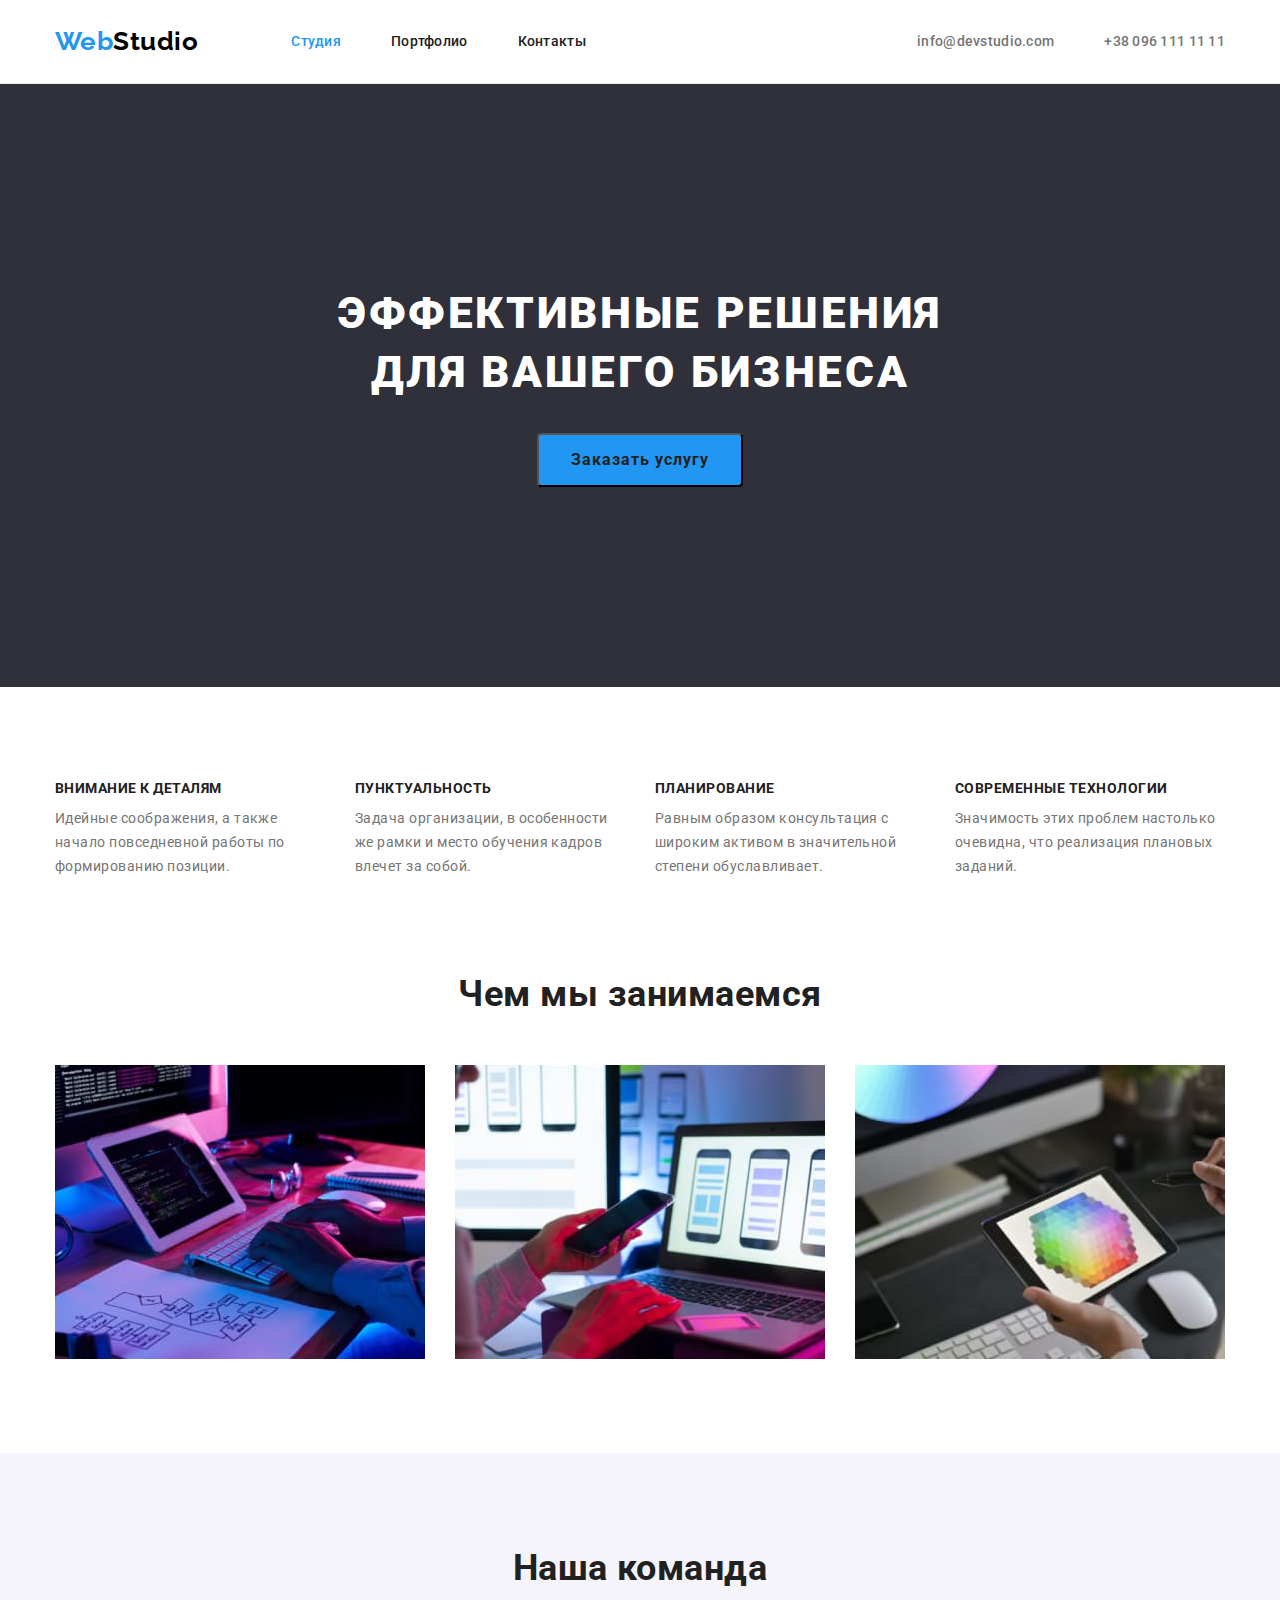
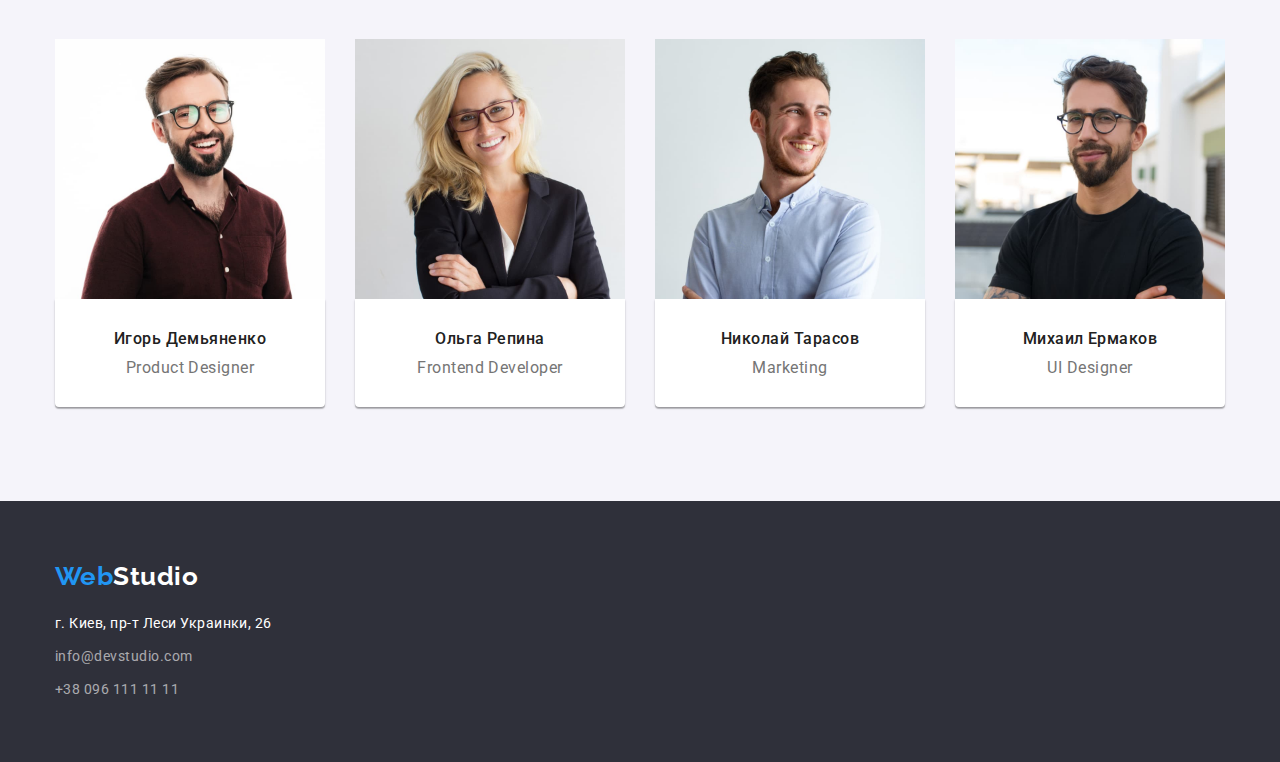
<file: index.html>
<!DOCTYPE html>
<html lang="ru">

<head>
    <meta charset="UTF-8">
    <meta http-equiv="X-UA-Compatible" content="IE=edge">
    <meta name="viewport" content="width=device-width, initial-scale=1.0">
    <title>Студия</title>
    <link rel="preconnect" href="https://fonts.googleapis.com">
    <link rel="preconnect" href="https://fonts.gstatic.com" crossorigin>
    <link
        href="https://fonts.googleapis.com/css2?family=Raleway:wght@700&family=Roboto:wght@400;500;700;900&display=swap"
        rel="stylesheet">
    <link rel="stylesheet"
        href="https://cdnjs.cloudflare.com/ajax/libs/modern-normalize/1.1.0/modern-normalize.min.css">
    <link rel="stylesheet" href="./css/styles.css">
</head>

<body>
    <!--Шапка сайта-->
    <header>
        <div class="container nav-main">
            <nav class="header-nav">
                <a class="header-logo link" href="index.html">Web<span class="header-logo-half">Studio</span></a>
                <ul class="header-list">
                    <li class="header-item"><a href="./index.html" class="header-link link accent current">Студия</a>
                    </li>
                    <li class="header-item"><a href="./portfolio.html" class="header-link link accent">Портфолио</a>
                    </li>
                    <li class="header-item"><a href="" class="header-link link accent">Контакты</a></li>
                </ul>
            </nav>

            <ul class="header-contacts">
                <li class="header-item"><a href="mailto:info@devstudio.com" class="contact-link link accent">info@devstudio.com</a></li>
                <li class="header-item"><a href="tel:+380961111111" class="contact-link link accent">+38 096 111 11 11</a></li>
            </ul>
        </div>
    </header>

    <main>

        <!--Герой-->
        <section class="hero">
            <div class="container">
                <h1 class="hero-title">Эффективные решения для вашего бизнеса</h1>
            </div>
            <button class="hero-btn button" type="button">Заказать услугу</button>
        </section>

        <!--Особенности-->
        <section class="section about-section">
            <div class="container">
                <h2 class="visually-hidden">Особенности</h2>
                <ul class="features-list">
                    <li class="features-item">
                        <h3 class="features-item-title">Внимание к деталям</h3>
                        <p class="features-text">Идейные соображения, а также начало повседневной работы по формированию
                            позиции.</p>
                    </li>
                    <li class="features-item">
                        <h3 class="features-item-title">Пунктуальность</h3>
                        <p class="features-text">Задача организации, в особенности же рамки и место обучения кадров
                            влечет
                            за собой.</p>
                    </li>
                    <li class="features-item">
                        <h3 class="features-item-title">Планирование</h3>
                        <p class="features-text">Равным образом консультация с широким активом в значительной степени
                            обуславливает.</p>
                    </li>
                    <li class="features-item">
                        <h3 class="features-item-title">Современные технологии</h3>
                        <p class="features-text">Значимость этих проблем настолько очевидна, что реализация плановых
                            заданий.</p>
                    </li>
                </ul>
            </div>
        </section>

        <!--Чем мы занимаемся-->
        <section class="section">
            <div class="container">
                <h2 class="about-title">Чем мы занимаемся</h2>
                <ul class="about-list">
                    <li class="about-item">
                        <img src="./images/img1.jpg" alt="клавиатера, планшет, монитор" width="370">
                    </li>
                    <li class="about-item">
                        <img src="./images/img2.jpg" alt="телефон, ноутбук" width="370">
                    </li>
                    <li class="about-item">
                        <img src="./images/img3.jpg" alt="палитра цветов на планшете" width="370">
                    </li>
                </ul>
            </div>
        </section>

        <!--Наша команда-->
        <section class="section team">
            <div class="container">
                <h2 class="team-title">Наша команда</h2>
                    <Ul class="team-list">
                        <li class="team-item">
                            <img src="./images/img4.jpg" alt="фото Игорь Демьяненко" width="270">
                            <div class="thumb">
                                <h3 class="team-name">Игорь Демьяненко</h3>
                                <p class="team-position">Product Designer</p>
                            </div>
                        </li>
                        <li class="team-item">
                            <img src="./images/img5.jpg" alt="фото Ольга Репина" width="270">
                            <div class="thumb">
                                <h3 class="team-name">Ольга Репина</h3>
                                <p class="team-position">Frontend Developer</p>
                            </div>
                        </li>
                        <li class="team-item">
                            <img src="./images/img6.jpg" alt="фото Николай Тарасов" width="270">
                            <div class="thumb">
                                <h3 class="team-name">Николай Тарасов</h3>
                                <p class="team-position">Marketing</p>
                            </div>
                        </li>
                        <li class="team-item">
                            <img src="./images/img7.jpg" alt="фото Михаил Ермаков" width="270">
                            <div class="thumb">
                                <h3 class="team-name">Михаил Ермаков</h3>
                                <p class="team-position">UI Designer</p>
                            </div>
                        </li>
                    </Ul>
            </div>
        </section>
    </main>

    <!--Футер-->
    <footer class="footer">
        <div class="container">
            <a class="footer-logo link" href="index.html">Web<span class="footer-logo-half">Studio</span></a>
                <address class="footer-address">
                    <ul class="footer-list list">
                        <li class="footer-item">
                            <a class="footer-address-text link accent" href="https://goo.gl/maps/qQojJzQmNNbWee9i7"
                                target="_blank" rel="noopener noreferrer">г. Киев, пр-т Леси Украинки, 26</a>
                        </li>
                        <li class="footer-item"><a class="footer-item-link link accent"
                                href="mailto:info@devstudio.com">info@devstudio.com</a></li>
                        <li class="footer-item"><a class="footer-item-link link accent" href="tel:+380961111111">+38 096 111
                                11
                                11</a></li>
                    </ul>
                </address>
        </div>
    </footer>
</body>

</html>
</file>
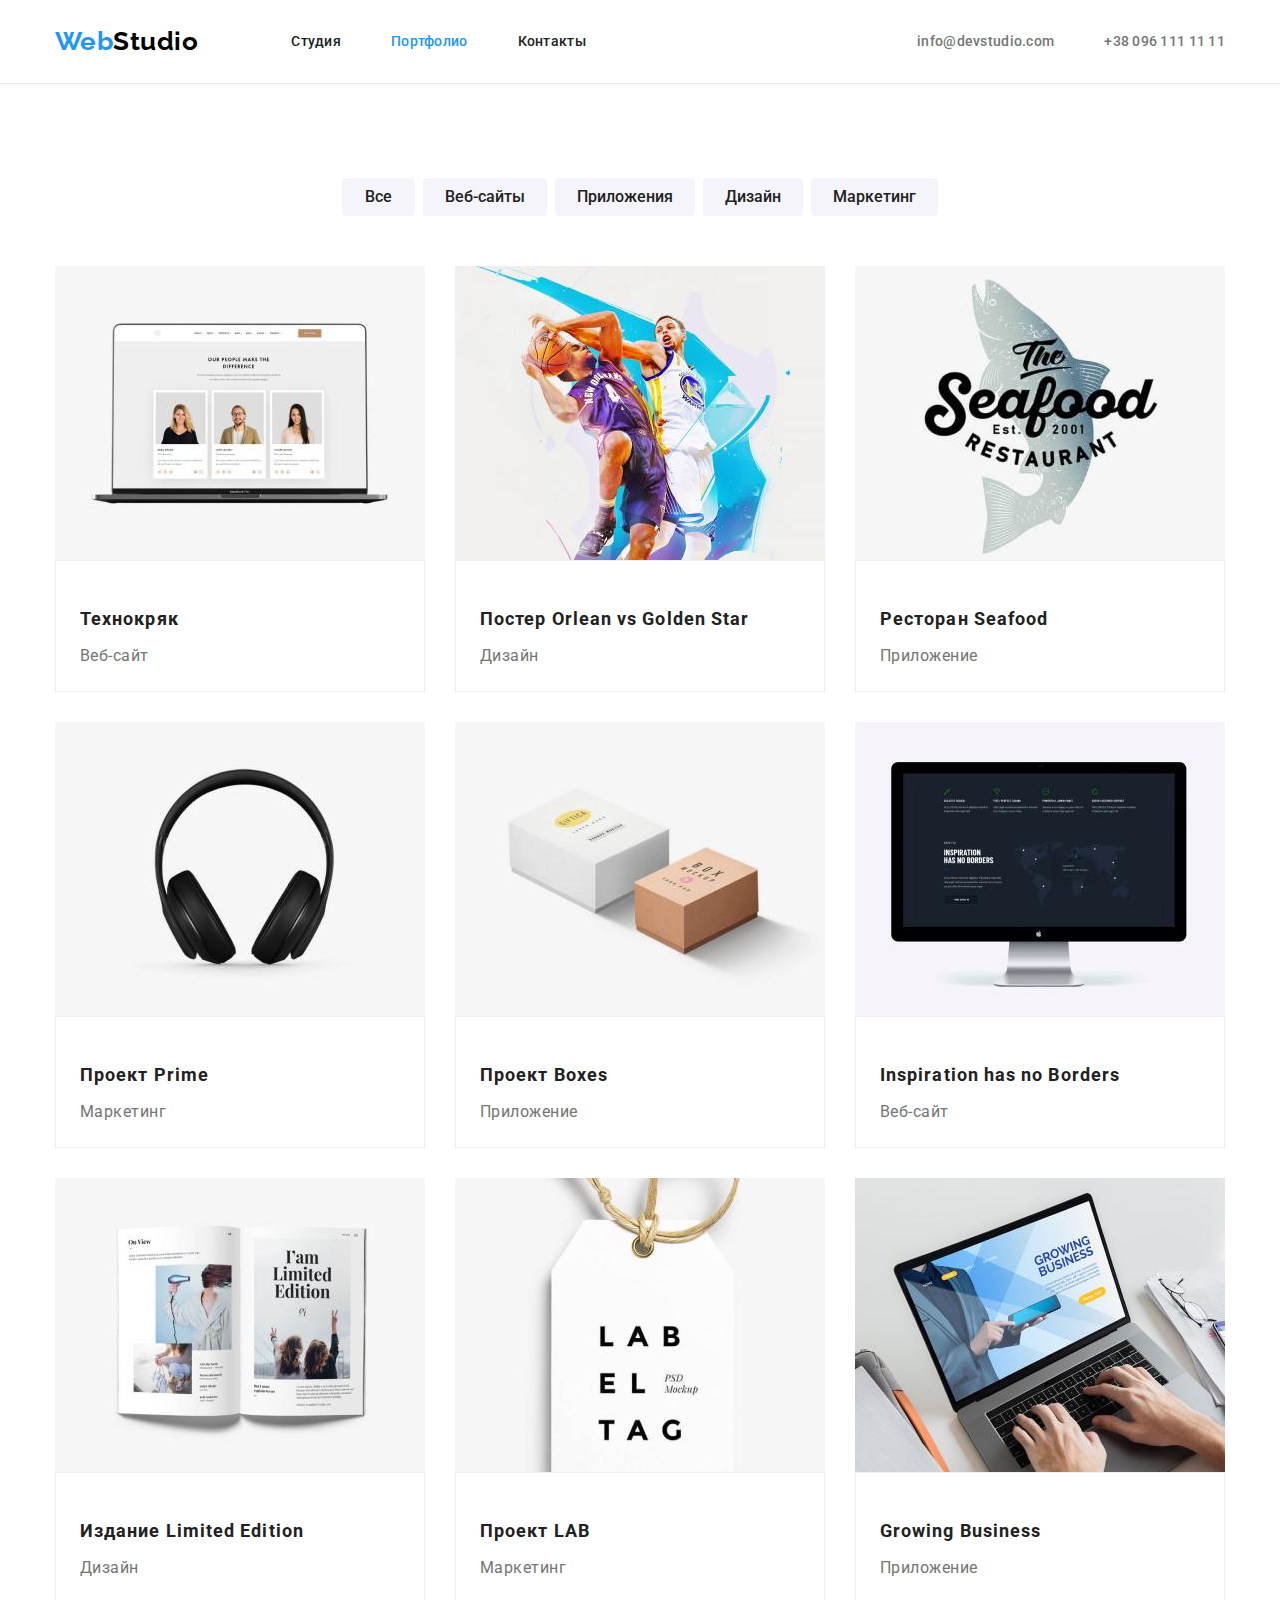
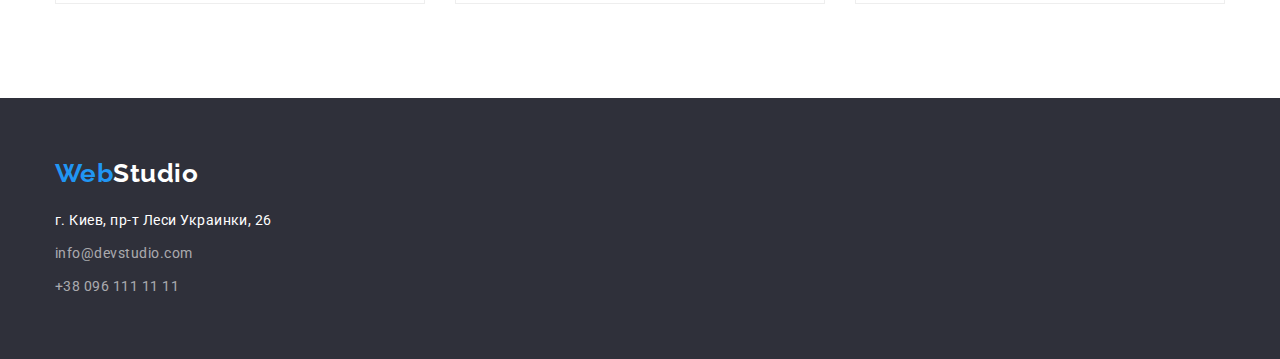
<file: portfolio.html>
<!DOCTYPE html>
<html lang="ru">

<head>
    <meta charset="UTF-8">
    <meta http-equiv="X-UA-Compatible" content="IE=edge">
    <meta name="viewport" content="width=device-width, initial-scale=1.0">
    <title>Портфолио</title>
    <link rel="preconnect" href="https://fonts.googleapis.com">
    <link rel="preconnect" href="https://fonts.gstatic.com" crossorigin>
    <link
        href="https://fonts.googleapis.com/css2?family=Raleway:wght@700&family=Roboto:wght@400;500;700;900&display=swap"
        rel="stylesheet">
        <link rel="stylesheet" href="https://cdnjs.cloudflare.com/ajax/libs/modern-normalize/1.1.0/modern-normalize.min.css">
    <link rel="stylesheet" href="./css/styles.css">
</head>

<body>
    <!--Шапка сайта-->
    <header>
        <div class="container nav-main">
            <nav class="header-nav">
                <a class="header-logo link" href="index.html">Web<span class="header-logo-half">Studio</span></a>
                <ul class="header-list list">
                    <li class="header-item"><a href="./index.html" class="header-link link accent">Студия</a>
                    </li>
                    <li class="header-item"><a href="./portfolio.html" class="header-link link accent current">Портфолио</a>
                    </li>
                    <li class="header-item"><a href="" class="header-link link accent">Контакты</a></li>
                </ul>
            </nav>
    
            <ul class="header-contacts">
                <li class="header-item"><a href="mailto:info@devstudio.com"
                        class="contact-link link accent">info@devstudio.com</a></li>
                <li class="header-item"><a href="tel:+380961111111" class="contact-link link accent">+38 096 111 11 11</a>
                </li>
            </ul>
        </div>
    </header>

    <!--Проекты-->
    <section class="section">
        <div class="container">
            <h1 class="visually-hidden">Проекты</h1>
                <ul class="filters-list">
                    <li class="filter-item"><button class="filter-btn button" type="button">Все</button></li>
                    <li class="filter-item"><button class="filter-btn button" type="button">Веб-сайты</button></li>
                    <li class="filter-item"><button class="filter-btn button" type="button">Приложения</button></li>
                    <li class="filter-item"><button class="filter-btn button" type="button">Дизайн</button></li>
                    <li class="filter-item"><button class="filter-btn button" type="button">Маркетинг</button></li>
                </ul>

                <ul class="project-list">
                    <li class="project-item">
                        <article class="card">
                            <div class="card-thumb">
                                <img src="./images/project-1.jpg" alt="ноутбук с карточками на экране" width="370" height="294">
                            </div>
                            <div class="card-content">
                                <h2 class="project-title">Технокряк</h2>
                                <p class="project-text">Веб-сайт</p>
                            </div>
                        </article>
                    </li>
                    <li class="project-item">
                        <article class="card">
                            <div class="card-thumb">
                                <img src="./images/project-2.jpg" alt="баскетболисты борятся за мяч" width="370" height="294">
                            </div>
                            <div class="card-content">
                                <h2 class="project-title">Постер <span lang="en"> Orlean vs Golden Star </span> </h2>
                                <p class="project-text">Дизайн</p>
                            </div>
                        </article>
                    </li>
                    <li class="project-item">
                        <article class="card">
                            <div class="card-thumb">
                                <img src="./images/project-3.jpg" alt="рыба и название ресторана Seafood" width="370"
                                height="294">
                            </div>
                            <div class="card-content">    
                                <h2 class="project-title">Ресторан <span lang="en"> Seafood</span></h2>
                                <p class="project-text">Приложение</p>                          
                            </div>
                            </article>
                    </li>
                    <li class="project-item">
                        <article class="card">
                            <div class="card-thumb">
                                <img src="./images/project-4.jpg" alt="наушники" width="370" height="294">
                            </div>
                            <div class="card-content">
                                <h2 class="project-title">Проект <span lang="en"> Prime </span> </h2>
                                <p class="project-text">Маркетинг</p>
                            </div>
                        </article>
                    </li>
                    <li class="project-item">
                        <article class="card">
                            <div class="card-thumb">
                                <img src="./images/project-5.jpg" alt="белая и коричневая коробки" width="370" height="294">
                            </div>
                            <div class="card-content">
                                <h2 class="project-title">Проект <span lang="en"> Boxes </span></h2>
                                <p class="project-text">Приложение</p>   
                            </div>
                        </article>
                    </li>
                    <li class="project-item">
                        <article class="card">
                            <div class="card-thumb">
                                <img src="./images/project-6.jpg" alt="веб-сайт на экране монитора" width="370" height="294">
                            </div>
                            <div class="card-content">
                                <h2 class="project-title"> <span lang="en"> Inspiration has no Borders </span></h2>
                                <p class="project-text">Веб-сайт</p>
                            </div>
                        </article>
                    </li>
                    <li class="project-item">
                        <article class="card">
                            <div class="card-thumb">
                                <img src="./images/project-7.jpg" alt="раскрытый журнал" width="370" height="294">
                            </div>
                            <div class="card-content">
                                <h2 class="project-title">Издание <span lang="en"> Limited Edition</span></h2>
                                <p class="project-text">Дизайн</p>
                            </div>
                        </article>
                    </li>
                    <li class="project-item">
                        <article class="card">
                            <div class="card-thumb">
                                <img src="./images/project-8.jpg" alt="бирка с надписью Lab El Tag" width="370" height="294">
                            </div>
                            <div class="card-content">
                                <h2 class="project-title">Проект <span lang="en"> LAB </span></h2>
                                <p class="project-text">Маркетинг</p>
                            </div>
                        </article>
                    </li>
                    <li class="project-item">
                        <article class="card">
                            <div class="card-thumb">
                                <img src="./images/project-9.jpg" alt="надпись Growing Business на экране ноутбука" width="370"
                                height="294">
                            </div>
                            <div class="card-content">
                                <h2 class="project-title"><span lang="en"> Growing Business </span></h2>
                                <p class="project-text">Приложение</p>                         
                            </div>
                            </article>
                    </li>
                </ul>
        </div>
    </section>

    <!--Футер-->
    <footer class="footer">
        <div class="container">
            <a class="footer-logo link" href="index.html">Web<span class="footer-logo-half">Studio</span></a>
                <address class="footer-address">
                    <ul class="footer-list">
                        <li class="footer-item">
                            <a class="footer-address-text link accent" href="https://goo.gl/maps/qQojJzQmNNbWee9i7"
                                target="_blank" rel="noopener noreferrer">г. Киев, пр-т Леси Украинки, 26</a>
                        </li>
                        <li class="footer-item"><a class="footer-item-link link accent"
                                href="mailto:info@devstudio.com">info@devstudio.com</a></li>
                        <li class="footer-item"><a class="footer-item-link link accent" href="tel:+380961111111">+38 096 111
                                11
                                11</a></li>
                    </ul>
                </address>
        </div>
    </footer>

</body>

</html>
</file>
<file: css/styles.css>
:root {
  --current-text-color: #757575;
  --current-title-color: #212121;
  --current-white-color: #ffffff;
  --current-black-color: #000000;
  --accent-color: #2196f3;
  --first-bg-color: #2f303a;
  --second-bg-color: #f5f4fa;
  --footer-link-color: rgba(255, 255, 255, 0.6);
  --card-set-gap: 30px;
}

body {
  font-family: Roboto, sans-serif;
  letter-spacing: 0.03em;
  color: var(--current-text-color);
  background-color: var(--current-white-color);
}

h1,
h2,
h3,
p {
  margin: 0px;
}

img {
  display: block;
  max-width: 100%;
  height: auto;
}

ul {
  padding: 0px;
  margin: 0px;
  list-style-type: none;
}

.link {
  text-decoration: none;
}

.container {
  width: 1200px;
  padding-left: 15px;
  padding-right: 15px;
  margin: 0 auto;
}

.visually-hidden {
  position: absolute;
  white-space: nowrap;
  width: 1px;
  height: 1px;
  overflow: hidden;
  border: 0;
  padding: 0;
  clip: rect(0 0 0 0);
  clip-path: inset(50%);
  margin: -1px;
}

.section {
  padding: 94px 0px;
}
/*------------------------------header-------------------------------*/
header {
  border-bottom: 1px solid #ececec;
}

.nav-main {
  display: flex;
  align-items: center;
  background-color: var(--current-white-color);
}

.header-nav {
  display: flex;
  align-items: center;
}

.header-logo {
  font-family: Raleway;
  font-weight: 700;
  font-size: 26px;
  line-height: 1.19;
  color: var(--accent-color);
}

.header-logo-half {
  color: var(--current-black-color);
}

.header-list {
  display: flex;
  margin-left: 93px;
}

.header-link {
  display: block;
  padding-top: 32px;
  padding-bottom: 32px;

  font-weight: 500;
  font-size: 14px;
  line-height: 1.33;
  letter-spacing: 0.02em;
  color: var(--current-title-color);
}

.accent:hover,
.accent:focus {
  color: var(--accent-color);
}
.current {
  color: var(--accent-color);
}

.header-list .header-item + .header-item {
  margin-left: 50px;
}

.header-item {
  font-weight: 500;
  font-size: 14px;
  line-height: 1.33;
  letter-spacing: 0.02em;
}

.header-contacts {
  display: flex;
  margin-left: auto;
}

.header-contacts .header-item:not(:last-child) {
  margin-right: 50px;
}

.contact-link {
  color: var(--current-text-color);
}
/*-----------------------------hero-------------------*/

.hero {
  max-width: 1600px;
  min-height: 600px;
  padding-top: 200px;
  padding-bottom: 200px;
  margin-left: auto;
  margin-right: auto;
  background-color: var(--first-bg-color);
}

.hero-title {
  width: 696px;
  margin-left: auto;
  margin-right: auto;
  margin-bottom: 30px;
  padding: 0px;
  font-weight: 900;
  font-size: 44px;
  line-height: 1.36;
  text-align: center;
  letter-spacing: 0.06em;
  text-transform: uppercase;
  color: var(--current-white-color);
}

.hero-btn {
  border-radius: 4px;
  padding: 10px 32px;
  margin-left: auto;
  margin-right: auto;
  min-width: 200px;
  font-weight: 700;
  font-size: 16px;
  line-height: 1.87;
  display: flex;
  align-items: center;
  text-align: center;
  letter-spacing: 0.06em;
  color: var(--current-title-color);
  background-color: var(--accent-color);
}

.button:hover,
.button:focus {
  cursor: pointer;
  color: var(--current-white-color);
  background-color: var(--accent-color);
}

/*------------------------------features-----------------------*/
.features-list {
  display: flex;
}

.features-item {
  width: 270px;
}

.features-item + .features-item {
  margin-left: 30px;
}

.features-item-title {
  margin-bottom: 10px;
  padding: 0px;
  font-weight: 700;
  font-size: 14px;
  line-height: 1.14;
  text-transform: uppercase;
  color: var(--current-title-color);
}

.features-text {
  padding: 0px;
  font-size: 14px;
  line-height: 1.71;
  color: var(--current-text-color);
}

/*------------------------------about-----------------------*/
.about-section {
  padding-bottom: 0px;
}

.about-list {
  display: flex;
  margin-left: -30px;
  margin-top: 50px;
}

.about-item {
  margin-left: 30px;
  margin-bottom: 0px;
}

.about-title {
  margin: 0px;
  padding: 0px;
  font-weight: 700;
  font-size: 36px;
  line-height: 1.17;
  text-align: center;
  color: var(--current-title-color);
}

/*------------------------------team-----------------------*/
.team {
  background-color: var(--second-bg-color);
}

.thumb {
  padding-top: 30px;
  padding-bottom: 30px;
  background-color: var(--current-white-color);
  box-shadow: 0px 1px 3px rgba(0, 0, 0, 0.12), 0px 1px 1px rgba(0, 0, 0, 0.14),
    0px 2px 1px rgba(0, 0, 0, 0.2);
  border-radius: 0px 0px 4px 4px;
}

.team-title {
  margin-bottom: 50px;
  padding: 0px;
  font-weight: 700;
  font-size: 36px;
  line-height: 1.17;
  text-align: center;
  color: var(--current-title-color);
}

.team-list {
  display: flex;
  margin-left: auto;
  margin-right: auto;
}

.team-list .team-item:not(:first-child) {
  margin-left: 30px;
}

.team-name {
  font-weight: 500;
  font-size: 16px;
  line-height: 1.19;
  text-align: center;
  color: var(--current-title-color);
}

.team-position {
  margin-top: 10px;
  font-size: 16px;
  line-height: 1.19;
  text-align: center;
  color: var(--current-text-color);
}

/*------------------------------projects-----------------------*/
.filters-list {
  display: flex;
  justify-content: center;
  margin-bottom: 50px;
  align-items: center;
  text-align: left;
}

.filters-list .filter-item:not(:last-child) {
  margin-right: 8px;
}

.project-list {
  display: flex;
  flex-wrap: wrap;
  align-items: center;
  margin-left: calc(-1 * var(--card-set-gap));
  margin-top: calc(-1 * var(--card-set-gap));
}

.filter-btn {
  font-family: inherit;
  font-style: inherit;
  font-weight: 500;
  font-size: 16px;
  line-height: 1.62;
  text-align: center;
  color: var(--current-title-color);
  background-color: var(--second-bg-color);

  border: 0;
  border-radius: 4px;
  min-width: 73px;
  height: 38px;
  padding: 6px 22px;
}

.project-item {
  flex-basis: calc(100% / 3 - var(--card-set-gap));
  margin-left: var(--card-set-gap);
  margin-top: var(--card-set-gap);
}

.card-content {
  padding-right: 24px;
  padding-left: 24px;
  padding-top: 20px;
  padding-bottom: 20px;
  border: 1px solid #eeeeee;
  box-sizing: border-box;
}

.project-title {
  padding-top: 20px;
  padding-bottom: 4px;
  font-weight: 700;
  font-size: 18px;
  line-height: 2;
  letter-spacing: 0.06em;
  color: var(--current-title-color);
}

.project-text {
  font-size: 16px;
  line-height: 1.88;
  color: var(--current-text-color);
}

/*------------------------------footer-----------------------*/

.footer {
  max-width: 1600px;
  margin: auto;
  padding-top: 60px;
  padding-bottom: 60px;
  background-color: var(--first-bg-color);
}

.footer-logo {
  font-family: Raleway;
  font-weight: 700;
  font-size: 26px;
  line-height: 1.19;
  color: var(--accent-color);
}

.footer-address {
  margin-top: 20px;
  font-style: normal;
}

.footer-logo-half {
  color: var(--current-white-color);
}

.footer-address-text {
  font-size: 14px;
  line-height: 1.71;
  color: var(--current-white-color);
}

.footer-item-link {
  font-size: 14px;
  line-height: 1.71;
  color: var(--footer-link-color);
}

.footer-item:not(:last-child) {
  margin-bottom: 9px;
}
</file>
